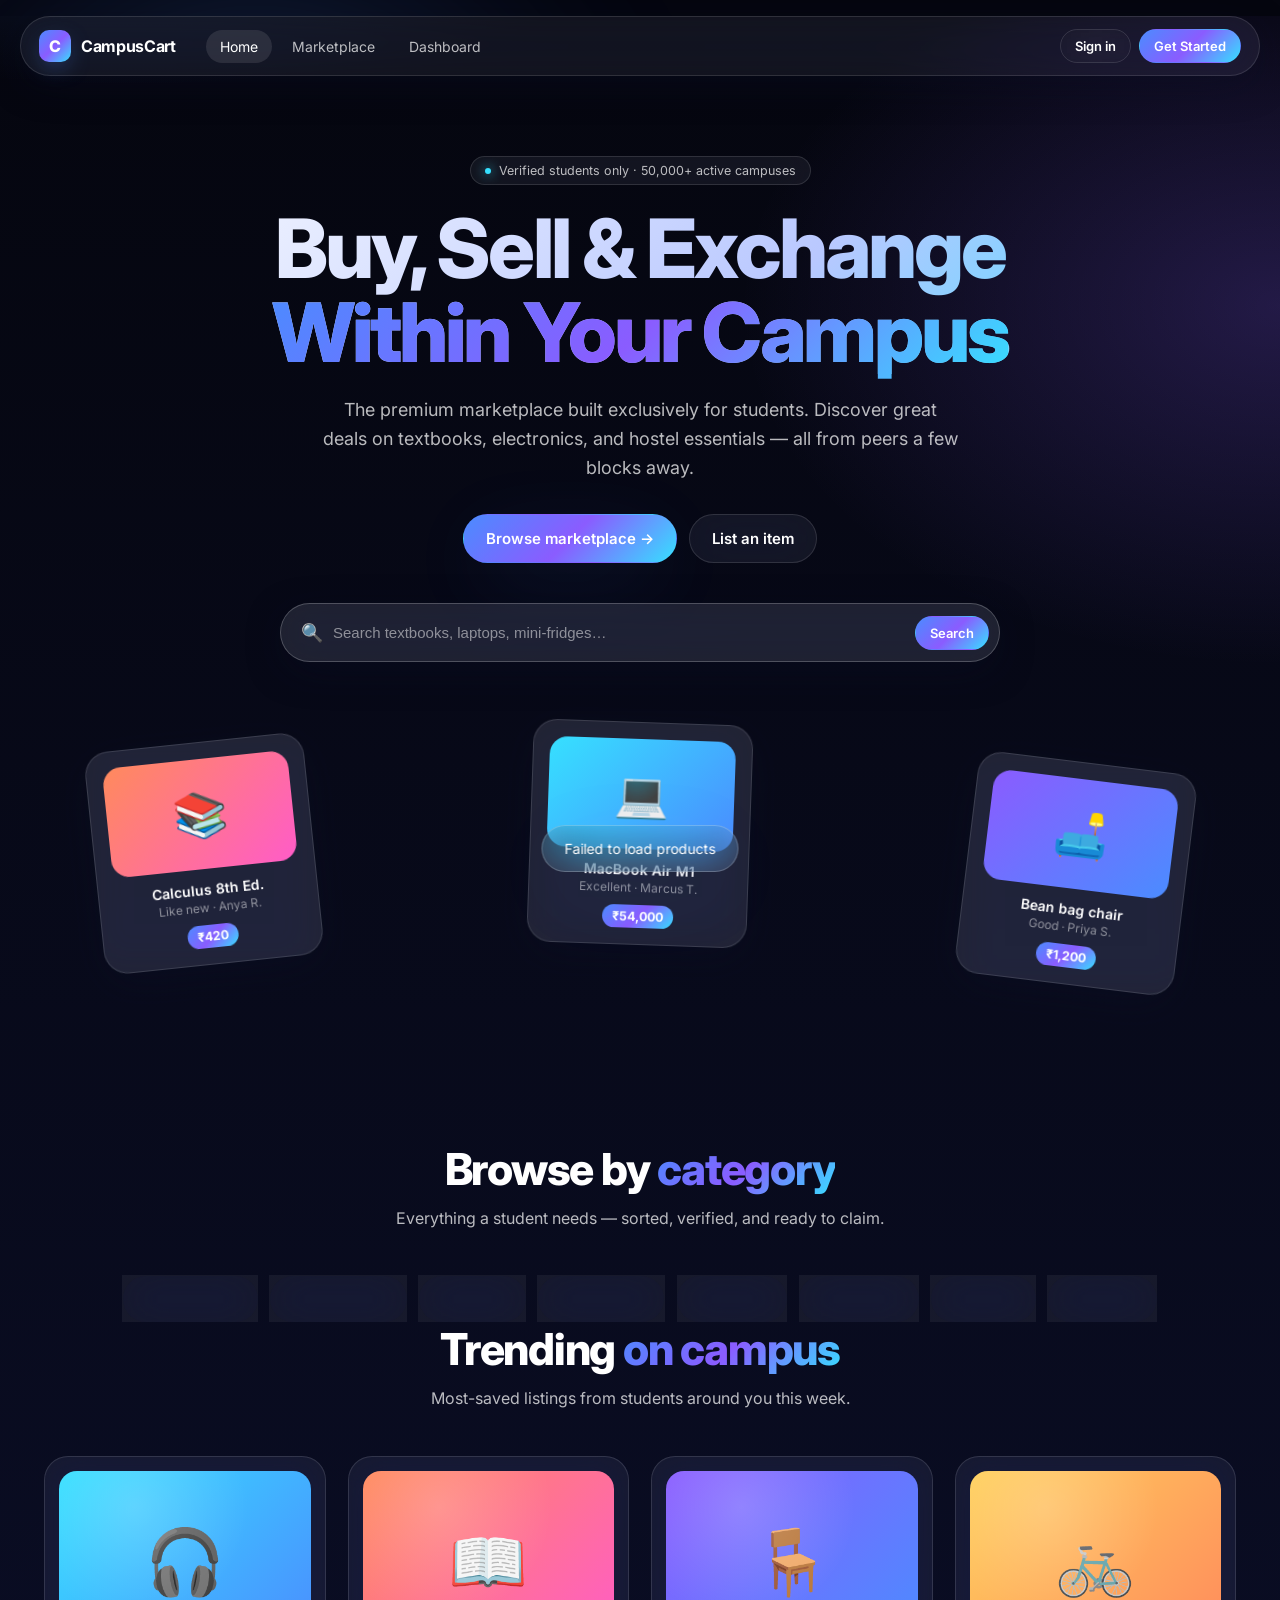
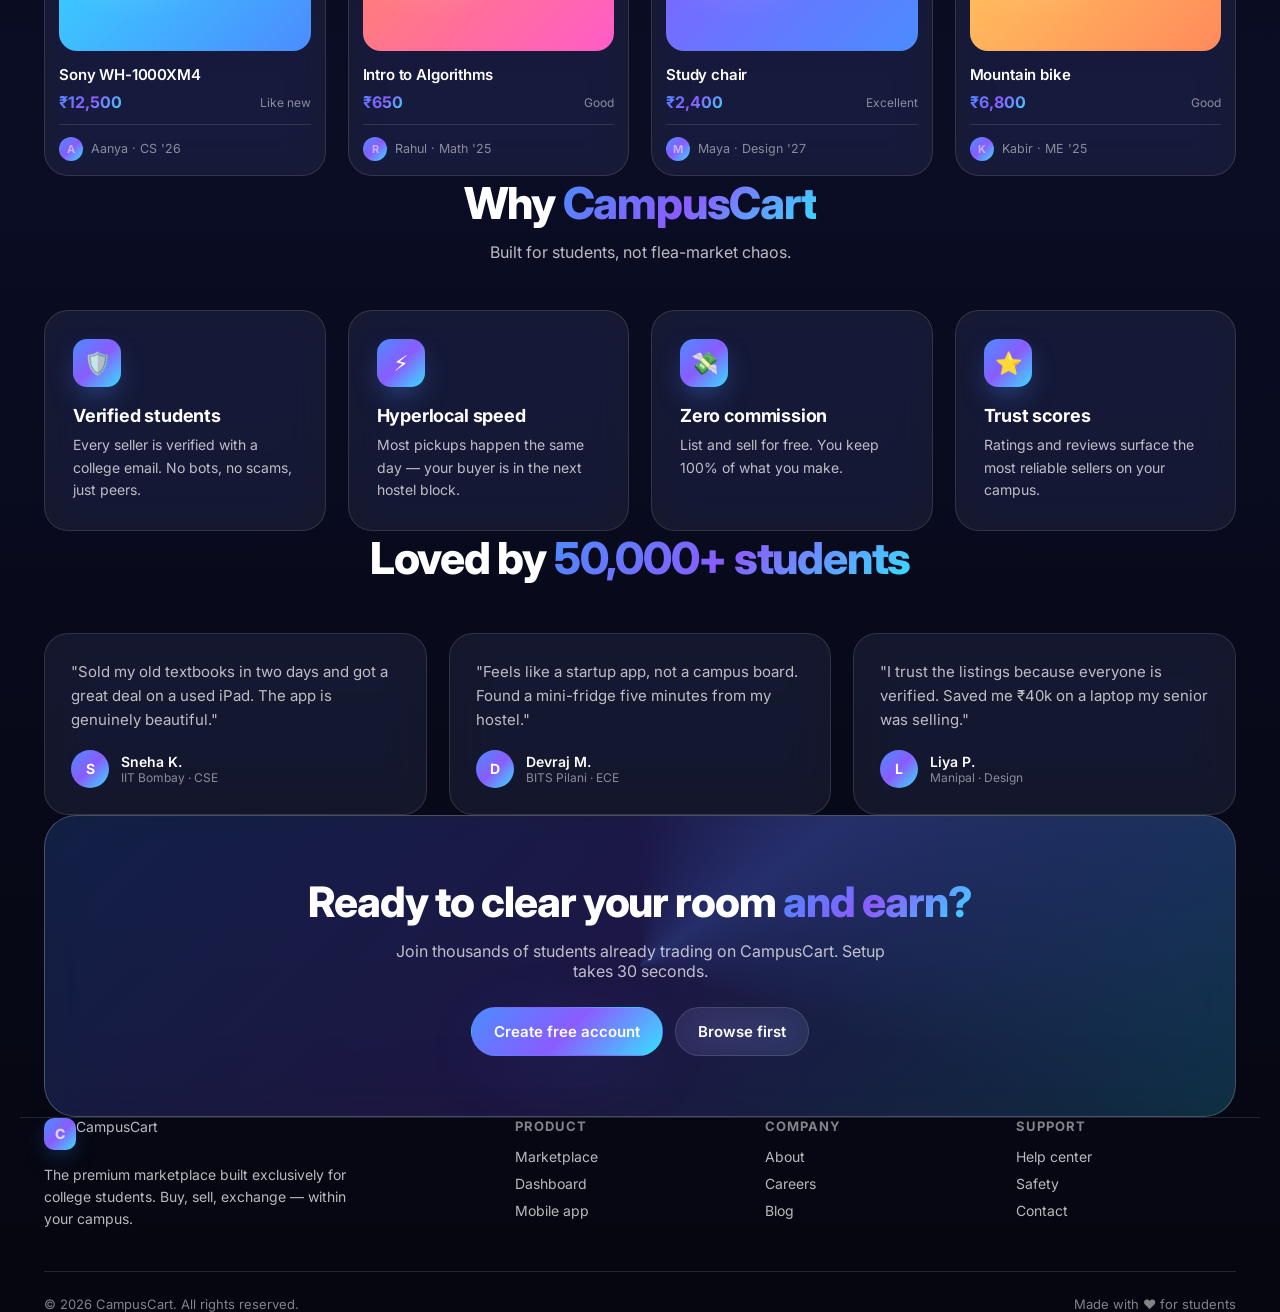
<file: frontend/index.html>
<!doctype html>
<html lang="en">
<head>
<meta charset="utf-8" />
<meta name="viewport" content="width=device-width,initial-scale=1" />
<title>CampusCart — Buy, Sell & Exchange Within Your Campus</title>
<meta name="description" content="The premium student marketplace for books, electronics, hostel essentials and more — exclusive to your campus." />
<link rel="preconnect" href="https://fonts.googleapis.com" />
<link rel="preconnect" href="https://fonts.gstatic.com" crossorigin />
<link href="https://fonts.googleapis.com/css2?family=Inter:wght@400;500;600;700;800&display=swap" rel="stylesheet" />
<link rel="stylesheet" href="styles.css" />
</head>
<body>
<div class="aurora"></div>
<nav class="nav">
  <a href="index.html" class="brand"><span class="brand-mark"></span> CampusCart</a>
  <div class="nav-links">
    <a href="index.html">Home</a>
    <a href="marketplace.html">Marketplace</a>
    <a href="dashboard.html">Dashboard</a>
  </div>
<div class="nav-actions" id="navActions">
    <a class="btn btn-sm btn-ghost" href="login.html">Sign in</a>
    <a class="btn btn-sm btn-primary" href="signup.html">Get Started</a>
</div>
</nav>
<header class="hero container">
  <span class="eyebrow"><span class="dot"></span> Verified students only · 50,000+ active campuses</span>
  <h1>Buy, Sell & Exchange<br/><span class="accent">Within Your Campus</span></h1>
  <p class="lede">The premium marketplace built exclusively for students. Discover great deals on textbooks, electronics, and hostel essentials — all from peers a few blocks away.</p>
  <div class="hero-actions">
    <a class="btn btn-primary btn-lg" href="marketplace.html">Browse marketplace →</a>
   <a class="btn btn-lg" id="listItemBtn" href="#">List an item</a>
  </div>
  <form class="glass-search" onsubmit="event.preventDefault(); location.href='marketplace.html'">
    <span style="font-size:18px">🔍</span>
    <input placeholder="Search textbooks, laptops, mini-fridges…" />
   
    <button class="btn btn-primary btn-sm" type="submit">Search</button>
  </form>
  <div class="float-stage" aria-hidden="true">
    <div class="float-card fc-1"><div class="thumb t-book">📚</div><h4>Calculus 8th Ed.</h4><div class="meta">Like new · Anya R.</div><span class="price">₹420</span></div>
    <div class="float-card fc-2"><div class="thumb t-tech">💻</div><h4>MacBook Air M1</h4><div class="meta">Excellent · Marcus T.</div><span class="price">₹54,000</span></div>
    <div class="float-card fc-3"><div class="thumb t-room">🛋️</div><h4>Bean bag chair</h4><div class="meta">Good · Priya S.</div><span class="price">₹1,200</span></div>
  </div>
</header>
<section class="container">
  <div class="section-head reveal">
    <h2>Browse by <span class="gradient-text">category</span></h2>
    <p>Everything a student needs — sorted, verified, and ready to claim.</p>
  </div>
  <div class="chips reveal">
    <a class="chip" href="marketplace.html"><span class="ico">📚</span> Textbooks</a>
    <a class="chip" href="marketplace.html"><span class="ico">💻</span> Electronics</a>
    <a class="chip" href="marketplace.html"><span class="ico">🛏️</span> Hostel</a>
    <a class="chip" href="marketplace.html"><span class="ico">✏️</span> Stationery</a>
    <a class="chip" href="marketplace.html"><span class="ico">🚲</span> Cycles</a>
    <a class="chip" href="marketplace.html"><span class="ico">👕</span> Clothing</a>
    <a class="chip" href="marketplace.html"><span class="ico">🎧</span> Music</a>
    <a class="chip" href="marketplace.html"><span class="ico">🏸</span> Sports</a>
  </div>
</section>
<section class="container">
  <div class="section-head reveal">
    <h2>Trending <span class="gradient-text">on campus</span></h2>
    <p>Most-saved listings from students around you this week.</p>
  </div>
  <div class="grid reveal" id="product-grid">
    <a class="product" href="product.html"><span class="badge">Trending</span><button class="save">♡</button><div class="thumb t-tech">🎧</div><h3>Sony WH-1000XM4</h3><div class="row"><span class="price">₹12,500</span><span style="font-size:12px;color:var(--ink-mute)">Like new</span></div><div class="seller"><span class="avatar">A</span> Aanya · CS '26</div></a>
    <a class="product" href="product.html"><span class="badge">New</span><button class="save">♡</button><div class="thumb t-book">📖</div><h3>Intro to Algorithms</h3><div class="row"><span class="price">₹650</span><span style="font-size:12px;color:var(--ink-mute)">Good</span></div><div class="seller"><span class="avatar">R</span> Rahul · Math '25</div></a>
    <a class="product" href="product.html"><span class="badge">Hot</span><button class="save">♡</button><div class="thumb t-room">🪑</div><h3>Study chair</h3><div class="row"><span class="price">₹2,400</span><span style="font-size:12px;color:var(--ink-mute)">Excellent</span></div><div class="seller"><span class="avatar">M</span> Maya · Design '27</div></a>
    <a class="product" href="product.html"><span class="badge">Deal</span><button class="save">♡</button><div class="thumb t-cycle">🚲</div><h3>Mountain bike</h3><div class="row"><span class="price">₹6,800</span><span style="font-size:12px;color:var(--ink-mute)">Good</span></div><div class="seller"><span class="avatar">K</span> Kabir · ME '25</div></a>
  </div>
</section>
<section class="container">
  <div class="section-head reveal">
    <h2>Why <span class="gradient-text">CampusCart</span></h2>
    <p>Built for students, not flea-market chaos.</p>
  </div>
  <div class="features">
    <div class="feature reveal"><div class="ico-box">🛡️</div><h3>Verified students</h3><p>Every seller is verified with a college email. No bots, no scams, just peers.</p></div>
    <div class="feature reveal"><div class="ico-box">⚡</div><h3>Hyperlocal speed</h3><p>Most pickups happen the same day — your buyer is in the next hostel block.</p></div>
    <div class="feature reveal"><div class="ico-box">💸</div><h3>Zero commission</h3><p>List and sell for free. You keep 100% of what you make.</p></div>
    <div class="feature reveal"><div class="ico-box">⭐</div><h3>Trust scores</h3><p>Ratings and reviews surface the most reliable sellers on your campus.</p></div>
  </div>
</section>
<section class="container">
  <div class="section-head reveal">
    <h2>Loved by <span class="gradient-text">50,000+ students</span></h2>
  </div>
  <div class="testimonials">
    <div class="testimonial reveal"><p>"Sold my old textbooks in two days and got a great deal on a used iPad. The app is genuinely beautiful."</p><div class="who"><span class="avatar">S</span><div><div class="name">Sneha K.</div><div class="sub">IIT Bombay · CSE</div></div></div></div>
    <div class="testimonial reveal"><p>"Feels like a startup app, not a campus board. Found a mini-fridge five minutes from my hostel."</p><div class="who"><span class="avatar">D</span><div><div class="name">Devraj M.</div><div class="sub">BITS Pilani · ECE</div></div></div></div>
    <div class="testimonial reveal"><p>"I trust the listings because everyone is verified. Saved me ₹40k on a laptop my senior was selling."</p><div class="who"><span class="avatar">L</span><div><div class="name">Liya P.</div><div class="sub">Manipal · Design</div></div></div></div>
  </div>
</section>
<section class="container">
  <div class="cta-card reveal">
    <h2 style="font-size:clamp(28px,4vw,42px);letter-spacing:-0.025em;font-weight:800;">Ready to clear your room <span class="gradient-text">and earn?</span></h2>
    <p style="color:var(--ink-dim);margin:14px auto 26px;max-width:520px;">Join thousands of students already trading on CampusCart. Setup takes 30 seconds.</p>
    <div style="display:flex;gap:12px;justify-content:center;flex-wrap:wrap">
      <a class="btn btn-primary btn-lg" href="signup.html">Create free account</a>
      <a class="btn btn-lg" href="marketplace.html">Browse first</a>
    </div>
  </div>
</section>
<footer class="container">
  <div class="footer-grid">
    <div>
      <a href="index.html" class="brand" style="display:inline-flex;margin-bottom:14px"><span class="brand-mark"></span> CampusCart</a>
      <p style="color:var(--ink-dim);font-size:14px;max-width:320px;line-height:1.6">The premium marketplace built exclusively for college students. Buy, sell, exchange — within your campus.</p>
    </div>
    <div><h5>Product</h5><a href="marketplace.html">Marketplace</a><a href="dashboard.html">Dashboard</a><a href="#">Mobile app</a></div>
    <div><h5>Company</h5><a href="#">About</a><a href="#">Careers</a><a href="#">Blog</a></div>
    <div><h5>Support</h5><a href="#">Help center</a><a href="#">Safety</a><a href="#">Contact</a></div>
  </div>
  <div class="foot-bottom">
    <span>© 2026 CampusCart. All rights reserved.</span>
    <span>Made with ♥ for students</span>
  </div>
</footer>
<script src="script.js"></script>
</body>
</html>
</file>
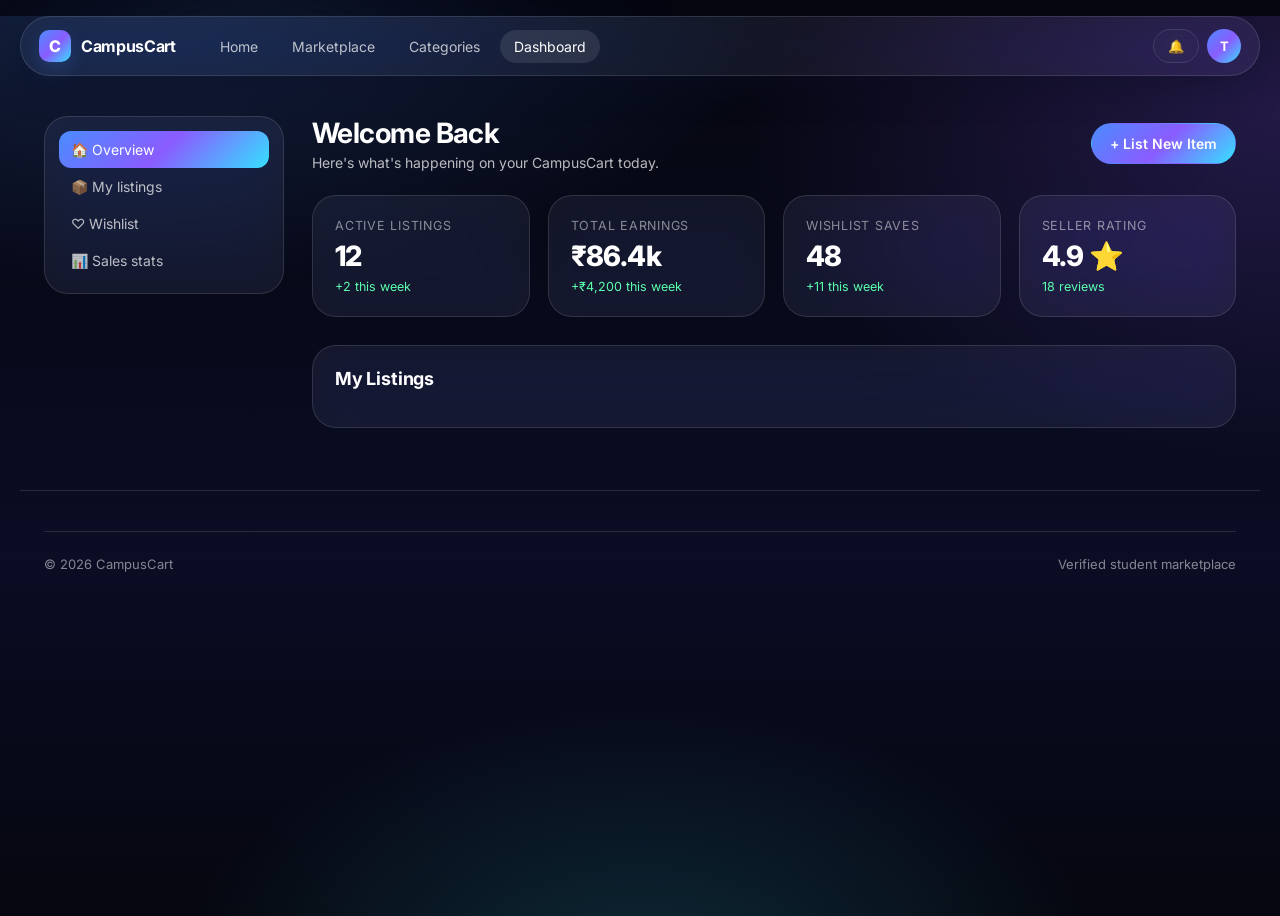
<file: frontend/dashboard.html>
<!doctype html>
<html lang="en">
<head>
<meta charset="utf-8" />
<meta name="viewport" content="width=device-width,initial-scale=1" />
<title>Dashboard — CampusCart</title>
<link rel="preconnect" href="https://fonts.googleapis.com" />
<link rel="preconnect" href="https://fonts.gstatic.com" crossorigin />
<link href="https://fonts.googleapis.com/css2?family=Inter:wght@400;500;600;700;800&display=swap" rel="stylesheet" />
<link rel="stylesheet" href="styles.css" />
</head>
<body>
<div class="aurora"></div>
<nav class="nav">
  <a href="index.html" class="brand"><span class="brand-mark"></span> CampusCart</a>
  <div class="nav-links">
    <a href="index.html">Home</a>
    <a href="marketplace.html">Marketplace</a>
    <a href="product.html">Categories</a>
    <a href="dashboard.html">Dashboard</a>
  </div>
  <div class="nav-actions">
    <span class="btn btn-sm btn-ghost">🔔</span>
    <span class="avatar" style="width:34px;height:34px;font-size:13px">T</span>
  </div>
</nav>
<div class="container">
  <div class="dash-wrap">
    <aside class="dash-nav">
      <a class="active" href="#">🏠 Overview</a>
      <a href="#">📦 My listings</a>
      <a href="#">♡ Wishlist</a>
      <a href="#">📊 Sales stats</a>
    </aside>
    <main>
     <div class="dash-head">
  <div>
    <h1 id="welcomeUser">Welcome Back</h1>
    <p style="color:var(--ink-dim);margin-top:4px;font-size:14px">
      Here's what's happening on your CampusCart today.
    </p>
  </div>

  <button class="btn btn-primary" id="showProductForm">
    + List New Item
  </button>
</div>
      <div class="stats">
        <div class="stat"><div class="label">Active listings</div><div class="value">12</div><div class="trend">+2 this week</div></div>
        <div class="stat"><div class="label">Total earnings</div><div class="value">₹86.4k</div><div class="trend">+₹4,200 this week</div></div>
        <div class="stat"><div class="label">Wishlist saves</div><div class="value">48</div><div class="trend">+11 this week</div></div>
        <div class="stat"><div class="label">Seller rating</div><div class="value">4.9 ⭐</div><div class="trend">18 reviews</div></div>
      </div>
      <div class="panel" id="productFormPanel" style="display:none">

    <h3>Add New Product</h3>

    <form id="productForm">

        <div class="field">
            <label>Title</label>
            <input type="text" id="title" required>
        </div>

        <div class="field">
            <label>Description</label>
            <input type="text" id="description" required>
        </div>

        <div class="field">
            <label>Price</label>
            <input type="number" id="price" required>
        </div>

        <div class="field">
            <label>Category</label>
          <select id="category">

    <option value="">Select Category</option>

    <option value="Books">
        Books
    </option>

    <option value="Electronics">
        Electronics
    </option>

    <option value="Hostel">
        Hostel
    </option>

    <option value="Stationery">
        Stationery
    </option>

    <option value="Cycle">
        Cycle
    </option>

    <option value="Clothing">
        Clothing
    </option>

    <option value="Music">
        Music
    </option>

    <option value="Sports">
        Sports
    </option>

    <option value="Others">
        Others
    </option>

</select>
        </div>

        <div class="field">
            <label>Condition</label>
            <select id="condition">

    <option value="">
        Select Condition
    </option>

    <option value="Like New">
        Like New
    </option>

    <option value="Excellent">
        Excellent
    </option>

    <option value="Good">
        Good
    </option>

    <option value="Fair">
        Fair
    </option>

</select>
        </div>

        <button class="btn btn-primary" type="submit">
            Add Product
        </button>

    </form>

</div>
      
      <div class="panel">
    <h3>My Listings</h3>

    <div class="grid" id="my-products"></div>
</div>
    </main>
  </div>
</div>
<footer class="container">
  <div class="foot-bottom"><span>© 2026 CampusCart</span><span>Verified student marketplace</span></div>
</footer>
<script src="script.js">
  
</script>
</body>
</html>
</file>
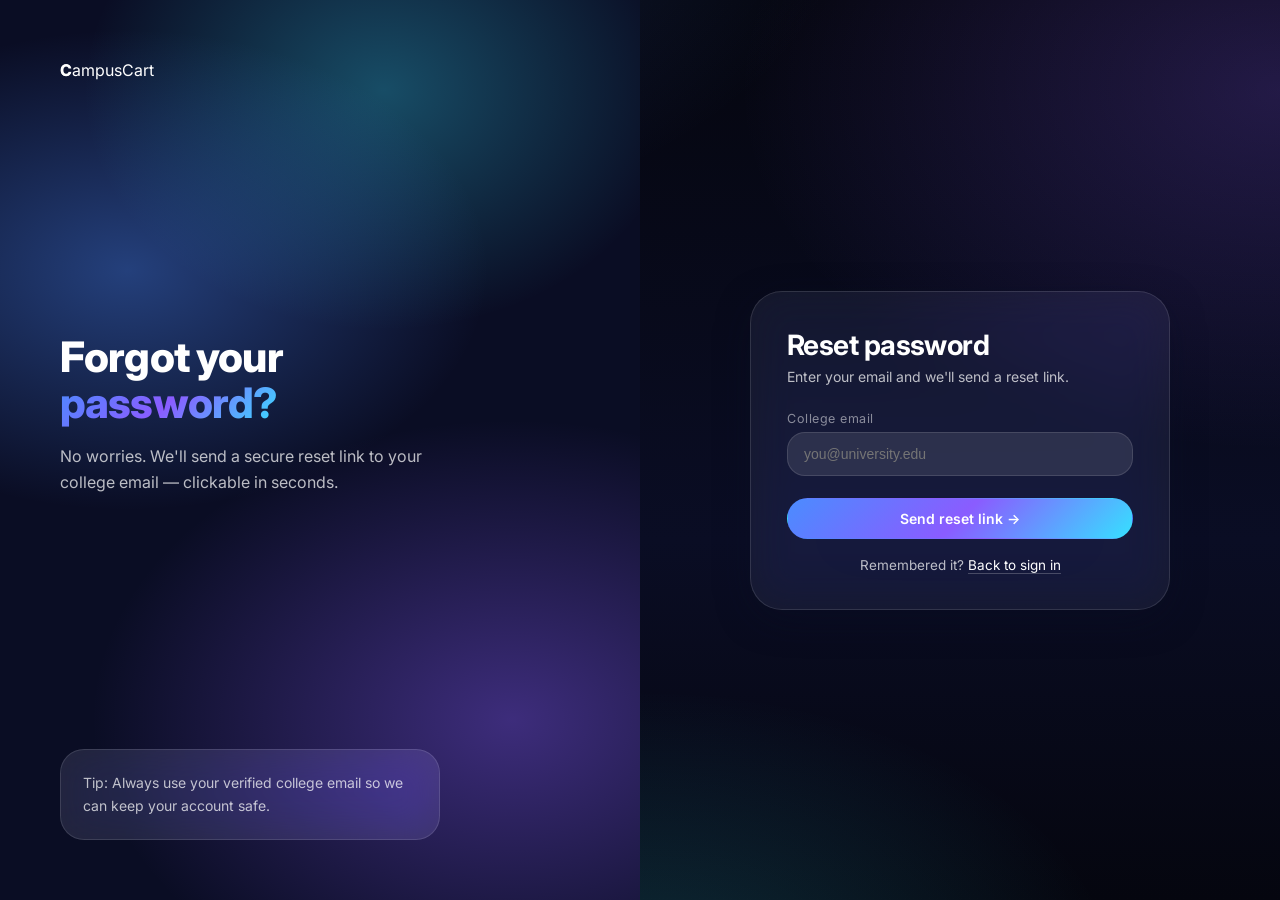
<file: frontend/forgot.html>
<!doctype html>
<html lang="en">
<head>
<meta charset="utf-8" />
<meta name="viewport" content="width=device-width,initial-scale=1" />
<title>Reset password — CampusCart</title>
<link rel="preconnect" href="https://fonts.googleapis.com" />
<link rel="preconnect" href="https://fonts.gstatic.com" crossorigin />
<link href="https://fonts.googleapis.com/css2?family=Inter:wght@400;500;600;700;800&display=swap" rel="stylesheet" />
<link rel="stylesheet" href="styles.css" />
</head>
<body>
<div class="auth-shell">
  <div class="auth-art">
    <a href="index.html" class="brand"><span class="brand-mark"></span> CampusCart</a>
    <div>
      <h2>Forgot your <span class="gradient-text">password?</span></h2>
      <p style="color:var(--ink-dim);margin-top:18px;max-width:380px;line-height:1.6">No worries. We'll send a secure reset link to your college email — clickable in seconds.</p>
    </div>
    <div class="quote">
      <p>Tip: Always use your verified college email so we can keep your account safe.</p>
    </div>
  </div>
  <div class="auth-form-wrap">
    <form class="auth-form">
      <h1>Reset password</h1>
      <p class="sub">Enter your email and we'll send a reset link.</p>
      <div class="field"><label>College email</label><input type="email" placeholder="you@university.edu" required /></div>
      <button class="btn btn-primary" type="submit">Send reset link →</button>
      <div class="alt">Remembered it? <a href="login.html">Back to sign in</a></div>
    </form>
  </div>
</div>
<script src="script.js"></script>
</body>
</html>
</file>
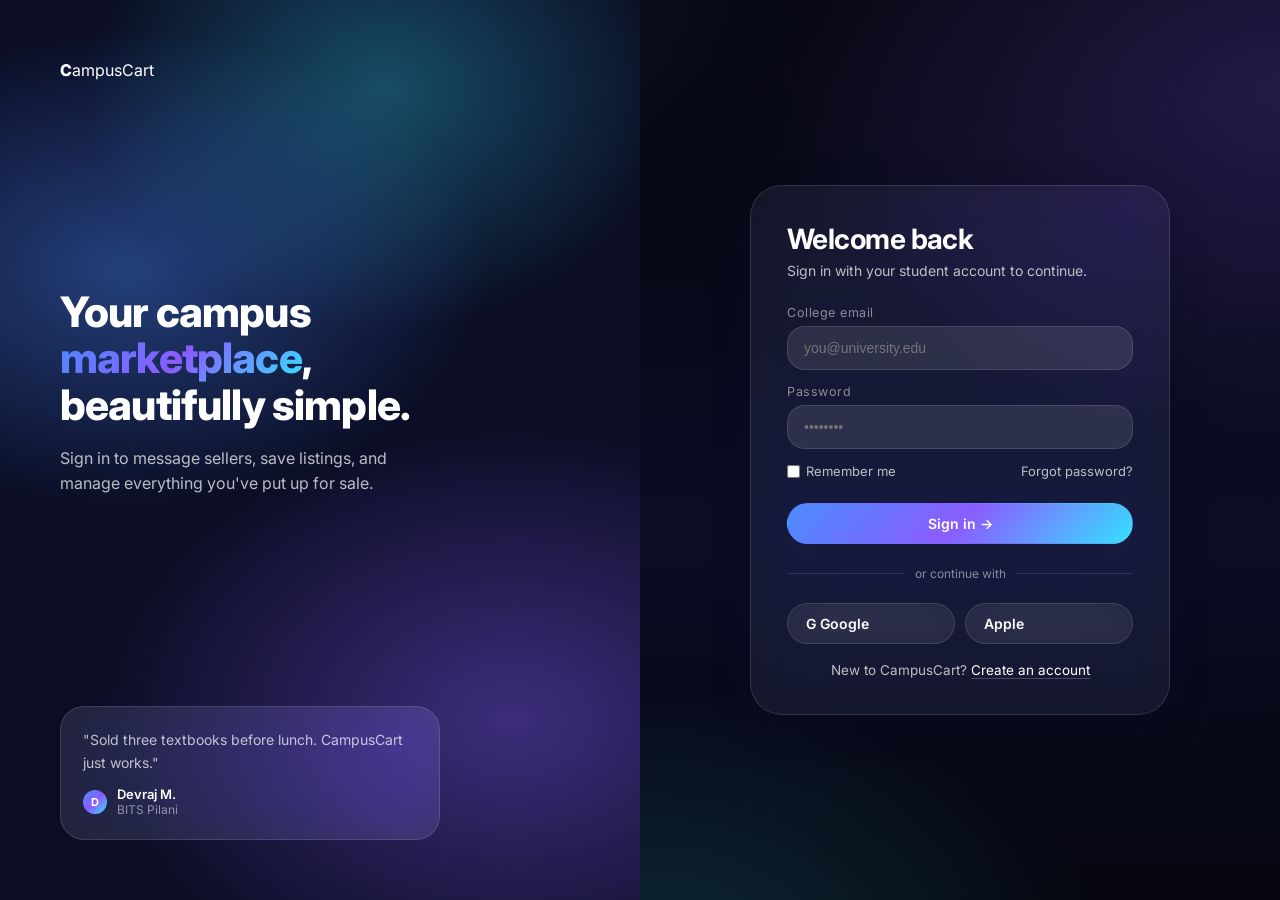
<file: frontend/login.html>
<!doctype html>
<html lang="en">
<head>
<meta charset="utf-8" />
<meta name="viewport" content="width=device-width,initial-scale=1" />
<title>Sign in — CampusCart</title>
<link rel="preconnect" href="https://fonts.googleapis.com" />
<link rel="preconnect" href="https://fonts.gstatic.com" crossorigin />
<link href="https://fonts.googleapis.com/css2?family=Inter:wght@400;500;600;700;800&display=swap" rel="stylesheet" />
<link rel="stylesheet" href="styles.css" />
</head>
<body>
<div class="auth-shell">
  <div class="auth-art">
    <a href="index.html" class="brand"><span class="brand-mark"></span> CampusCart</a>
    <div>
      <h2>Your campus <span class="gradient-text">marketplace</span>, beautifully simple.</h2>
      <p style="color:var(--ink-dim);margin-top:18px;max-width:380px;line-height:1.6">Sign in to message sellers, save listings, and manage everything you've put up for sale.</p>
    </div>
    <div class="quote">
      <p>"Sold three textbooks before lunch. CampusCart just works." </p>
      <div style="display:flex;align-items:center;gap:10px;margin-top:12px"><span class="avatar">D</span><div><div style="font-weight:600;font-size:13px">Devraj M.</div><div style="font-size:12px;color:var(--ink-mute)">BITS Pilani</div></div></div>
    </div>
  </div>
  <div class="auth-form-wrap">
    <form class="auth-form">
      <h1>Welcome back</h1>
      <p class="sub">Sign in with your student account to continue.</p>
      <div class="field"><label>College email</label><input type="email" placeholder="you@university.edu" required /></div>
      <div class="field"><label>Password</label><input type="password" placeholder="••••••••" required /></div>
      <div class="row-between">
        <label style="display:flex;gap:6px;align-items:center"><input type="checkbox"> Remember me</label>
        <a href="forgot.html">Forgot password?</a>
      </div>
      <button class="btn btn-primary" type="submit">Sign in →</button>
      <div class="divider">or continue with</div>
      <div class="social-row">
        <button class="btn" type="button">G  Google</button>
        <button class="btn" type="button">  Apple</button>
      </div>
      <div class="alt">New to CampusCart? <a href="signup.html">Create an account</a></div>
    </form>
  </div>
</div>
<script src="script.js"></script>
</body>
</html>
</file>
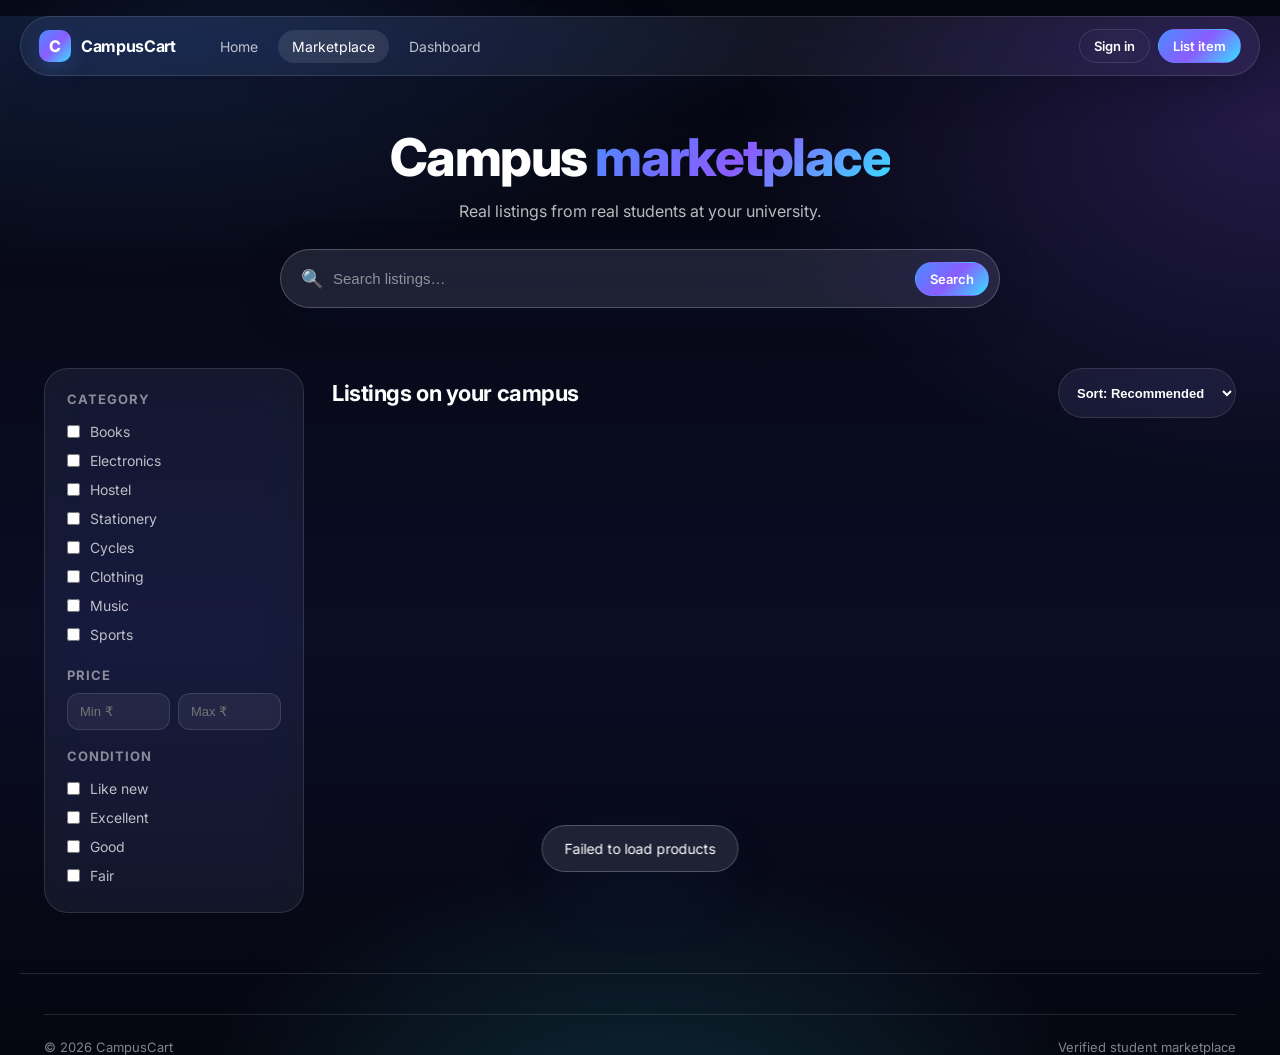
<file: frontend/marketplace.html>
<!doctype html>
<html lang="en">
<head>
<meta charset="utf-8" />
<meta name="viewport" content="width=device-width,initial-scale=1" />
<title>Marketplace — CampusCart</title>
<link rel="preconnect" href="https://fonts.googleapis.com" />
<link rel="preconnect" href="https://fonts.gstatic.com" crossorigin />
<link href="https://fonts.googleapis.com/css2?family=Inter:wght@400;500;600;700;800&display=swap" rel="stylesheet" />
<link rel="stylesheet" href="styles.css" />
</head>
<body>
<div class="aurora"></div>
<nav class="nav">
  <a href="index.html" class="brand"><span class="brand-mark"></span> CampusCart</a>
  <div class="nav-links">
    <a href="index.html">Home</a>
    <a href="marketplace.html">Marketplace</a>
    <a href="dashboard.html">Dashboard</a>
  </div>
  <div class="nav-actions" id="navActions">
    <a class="btn btn-sm btn-ghost" href="login.html">Sign in</a>
    <a class="btn btn-sm btn-primary" href="signup.html">List item</a>
  </div>
</nav>
<div class="container">
  <header style="padding:50px 0 20px;text-align:center">
    <h1 style="font-size:clamp(32px,5vw,52px);letter-spacing:-0.03em;font-weight:800">Campus <span class="gradient-text">marketplace</span></h1>
    <p style="color:var(--ink-dim);margin-top:12px">Real listings from real students at your university.</p>
    <form class="glass-search" onsubmit="event.preventDefault()" style="margin-top:28px">
      <span style="font-size:18px">🔍</span>
      <input id="market-search" placeholder="Search listings…" />
      <button class="btn btn-primary btn-sm" type="submit">Search</button>
    </form>
  </header>
  <div class="market-wrap">
    <aside class="sidebar">
      <h4>Category</h4>
      <div class="filter-list">
        <label><input type="checkbox" value="Books"> Books</label>
<label><input type="checkbox" value="Electronics"> Electronics</label>
<label><input type="checkbox" value="Hostel"> Hostel</label>
<label><input type="checkbox" value="Stationery"> Stationery</label>
<label><input type="checkbox" value="Cycle"> Cycles</label>
<label><input type="checkbox" value="Clothing"> Clothing</label>
<label><input type="checkbox" value="Music"> Music</label>
<label><input type="checkbox" value="Sports"> Sports</label>
      </div>
      <h4>Price</h4>
      <div class="price-range">
        <input placeholder="Min ₹" />
        <input placeholder="Max ₹" />
      </div>
      <h4>Condition</h4>
      <div class="filter-list">
        <label><input type="checkbox"> Like new</label>
        <label><input type="checkbox"> Excellent</label>
        <label><input type="checkbox"> Good</label>
        <label><input type="checkbox"> Fair</label>
      </div>
      
    </aside>
    <main>
      <div class="toolbar">
        <h2>Listings on your campus</h2>
        <div class="controls">
          <select id="sort" class="btn btn-sm" style="padding-right:14px">
            <option value="">Sort: Recommended</option>
            <option value="low">Price: low to high</option>
            <option value="high">Price: high to low</option>
          </select>
        </div>
      </div>
      <div class="grid" id="product-grid"></div>
    </main>
  </div>
</div>
<footer class="container">
  <div class="foot-bottom"><span>© 2026 CampusCart</span><span>Verified student marketplace</span></div>
</footer>
<script src="script.js"></script>
</body>
</html>
</file>
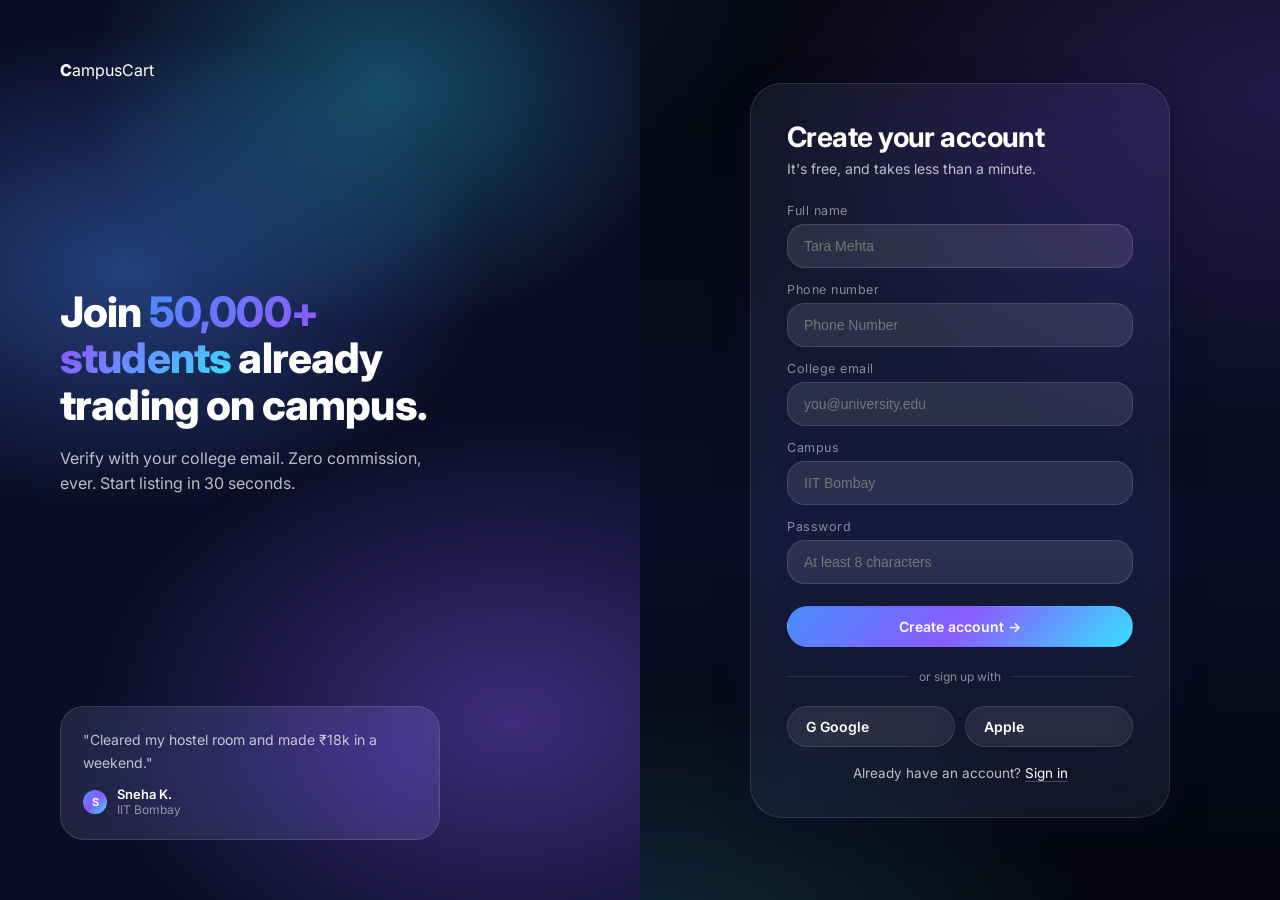
<file: frontend/signup.html>
<!doctype html>
<html lang="en">
<head>
<meta charset="utf-8" />
<meta name="viewport" content="width=device-width,initial-scale=1" />
<title>Sign up — CampusCart</title>
<link rel="preconnect" href="https://fonts.googleapis.com" />
<link rel="preconnect" href="https://fonts.gstatic.com" crossorigin />
<link href="https://fonts.googleapis.com/css2?family=Inter:wght@400;500;600;700;800&display=swap" rel="stylesheet" />
<link rel="stylesheet" href="styles.css" />
</head>
<body>
<div class="auth-shell">
  <div class="auth-art">
    <a href="index.html" class="brand"><span class="brand-mark"></span> CampusCart</a>
    <div>
      <h2>Join <span class="gradient-text">50,000+ students</span> already trading on campus.</h2>
      <p style="color:var(--ink-dim);margin-top:18px;max-width:380px;line-height:1.6">Verify with your college email. Zero commission, ever. Start listing in 30 seconds.</p>
    </div>
    <div class="quote">
      <p>"Cleared my hostel room and made ₹18k in a weekend." </p>
      <div style="display:flex;align-items:center;gap:10px;margin-top:12px"><span class="avatar">S</span><div><div style="font-weight:600;font-size:13px">Sneha K.</div><div style="font-size:12px;color:var(--ink-mute)">IIT Bombay</div></div></div>
    </div>
  </div>
  <div class="auth-form-wrap">
    <form class="auth-form">
      <h1>Create your account</h1>
      <p class="sub">It's free, and takes less than a minute.</p>
      <div class="field"><label>Full name</label><input type="text" placeholder="Tara Mehta" required /></div>
      <div class="field"><label>Phone number</label><input type="text" placeholder="Phone Number" id="phoneNumber" required/></div>
      <div class="field"><label>College email</label><input type="email" placeholder="you@university.edu" required /></div>
      <div class="field"><label>Campus</label><input type="text" placeholder="IIT Bombay" required /></div>
      <div class="field"><label>Password</label><input type="password" placeholder="At least 8 characters" required /></div>
      <button class="btn btn-primary" type="submit">Create account →</button>
      <div class="divider">or sign up with</div>
      <div class="social-row">
        <button class="btn" type="button">G  Google</button>
        <button class="btn" type="button">  Apple</button>
      </div>
      <div class="alt">Already have an account? <a href="login.html">Sign in</a></div>
    </form>
  </div>
</div>
<script src="script.js"></script>
</body>
</html>
</file>
<file: frontend/styles.css>
/* CampusCart — premium glassmorphism design system */
:root {
  --bg-0: #05060f;
  --bg-1: #0a0d24;
  --bg-2: #111538;
  --ink: #ffffff;
  --ink-dim: rgba(255, 255, 255, 0.72);
  --ink-mute: rgba(255, 255, 255, 0.5);
  --line: rgba(255, 255, 255, 0.12);
  --line-strong: rgba(255, 255, 255, 0.22);
  --blue: #4b8cff;
  --purple: #8a5cff;
  --cyan: #36e0ff;
  --pink: #ff5cc8;
  --grad-primary: linear-gradient(135deg, #4b8cff 0%, #8a5cff 50%, #36e0ff 100%);
  --grad-accent: linear-gradient(135deg, #ff5cc8 0%, #8a5cff 60%, #36e0ff 100%);
  --grad-text: linear-gradient(135deg, #ffffff 0%, #b9c8ff 60%, #36e0ff 100%);
  --glass-bg: rgba(255, 255, 255, 0.06);
  --glass-bg-strong: rgba(255, 255, 255, 0.1);
  --glass-blur: saturate(160%) blur(22px);
  --shadow-soft: 0 10px 40px -10px rgba(10, 13, 36, 0.6);
  --shadow-glow: 0 20px 80px -20px rgba(75, 140, 255, 0.45);
  --r-sm: 12px;
  --r-md: 18px;
  --r-lg: 24px;
  --r-xl: 32px;
  --font-sans: "Inter", "SF Pro Display", -apple-system, BlinkMacSystemFont, "Segoe UI", system-ui, sans-serif;
}
* { box-sizing: border-box; margin: 0; padding: 0; }
html, body { background: var(--bg-0); color: var(--ink); font-family: var(--font-sans); -webkit-font-smoothing: antialiased; }
body {
  min-height: 100vh;
  overflow-x: hidden;
  background:
    radial-gradient(1200px 600px at 10% -10%, rgba(75, 140, 255, 0.25), transparent 60%),
    radial-gradient(900px 600px at 100% 10%, rgba(138, 92, 255, 0.22), transparent 60%),
    radial-gradient(800px 500px at 50% 110%, rgba(54, 224, 255, 0.18), transparent 60%),
    linear-gradient(180deg, var(--bg-0), var(--bg-1) 60%, var(--bg-0));
}
a { color: inherit; text-decoration: none; }
img { max-width: 100%; display: block; }
button { font: inherit; color: inherit; cursor: pointer; border: none; background: none; }
/* Animated aurora orbs */
.aurora {
  position: fixed; inset: 0; z-index: -1; pointer-events: none; overflow: hidden;
}
.aurora::before, .aurora::after {
  content: ""; position: absolute; width: 60vw; height: 60vw; border-radius: 50%;
  filter: blur(120px); opacity: 0.45; animation: float 18s ease-in-out infinite;
}
.aurora::before { background: radial-gradient(circle, #4b8cff, transparent 60%); top: -10vw; left: -10vw; }
.aurora::after  { background: radial-gradient(circle, #8a5cff, transparent 60%); bottom: -20vw; right: -15vw; animation-delay: -8s; }
@keyframes float {
  0%, 100% { transform: translate(0, 0) scale(1); }
  50% { transform: translate(40px, -30px) scale(1.08); }
}
/* Container */
.container { max-width: 1240px; margin: 0 auto; padding: 0 24px; }
/* Navbar */
.nav {
  position: sticky; top: 16px; z-index: 50; margin: 16px auto 0; max-width: 1240px;
  padding: 12px 18px;
  display: flex; align-items: center; gap: 18px;
  background: var(--glass-bg);
  border: 1px solid var(--line);
  border-radius: 100px;
  backdrop-filter: var(--glass-blur);
  box-shadow: var(--shadow-soft);
}
.nav .brand { display: flex; align-items: center; gap: 10px; font-weight: 700; letter-spacing: -0.02em; }
.brand-mark {
  width: 32px; height: 32px; border-radius: 10px;
  background: var(--grad-primary);
  box-shadow: 0 8px 24px -8px rgba(75, 140, 255, 0.7);
  position: relative;
}
.brand-mark::after { content: "C"; position: absolute; inset: 0; display: grid; place-items: center; font-weight: 800; }
.nav-links { display: flex; gap: 6px; margin-left: 12px; flex: 1; }
.nav-links a {
  padding: 8px 14px; border-radius: 100px; font-size: 14px; color: var(--ink-dim);
  transition: all .25s ease;
}
.nav-links a:hover, .nav-links a.active { color: var(--ink); background: var(--glass-bg-strong); }
.nav-actions { display: flex; gap: 8px; align-items: center; }
/* Buttons */
.btn {
  display: inline-flex; align-items: center; gap: 8px;
  padding: 11px 18px; border-radius: 100px; font-size: 14px; font-weight: 600;
  border: 1px solid var(--line); background: var(--glass-bg);
  color: var(--ink); transition: transform .2s ease, box-shadow .25s ease, background .25s;
  backdrop-filter: var(--glass-blur);
}
.btn:hover { transform: translateY(-1px); background: var(--glass-bg-strong); }
.btn-primary {
  background: var(--grad-primary); border-color: transparent;
  box-shadow: var(--shadow-glow);
}
.btn-primary:hover { box-shadow: 0 24px 90px -20px rgba(138, 92, 255, 0.6); }
.btn-ghost { background: transparent; }
.btn-lg { padding: 14px 22px; font-size: 15px; }
.btn-sm { padding: 8px 14px; font-size: 13px; }
/* Hero */
.hero { padding: 80px 0 60px; text-align: center; position: relative; }
.eyebrow {
  display: inline-flex; align-items: center; gap: 8px;
  padding: 6px 14px; border-radius: 100px;
  background: var(--glass-bg); border: 1px solid var(--line);
  font-size: 12.5px; color: var(--ink-dim); margin-bottom: 22px;
  backdrop-filter: var(--glass-blur);
}
.eyebrow .dot { width: 6px; height: 6px; border-radius: 50%; background: var(--cyan); box-shadow: 0 0 12px var(--cyan); }
.hero h1 {
  font-size: clamp(40px, 6.4vw, 84px); line-height: 1.02; letter-spacing: -0.035em;
  font-weight: 800;
  background: var(--grad-text);
  -webkit-background-clip: text; background-clip: text; color: transparent;
}
.hero h1 .accent {
  background: var(--grad-primary);
  -webkit-background-clip: text; background-clip: text; color: transparent;
}
.hero p.lede {
  margin: 22px auto 0; max-width: 640px; color: var(--ink-dim);
  font-size: clamp(15px, 1.6vw, 18px); line-height: 1.6;
}
.hero-actions { margin-top: 32px; display: flex; gap: 12px; justify-content: center; flex-wrap: wrap; }
/* Glass search */
.glass-search {
  margin: 40px auto 0; max-width: 720px;
  display: flex; align-items: center; gap: 10px; padding: 10px 10px 10px 20px;
  background: var(--glass-bg-strong); border: 1px solid var(--line-strong);
  border-radius: 100px; backdrop-filter: var(--glass-blur);
  box-shadow: var(--shadow-soft);
}
.glass-search input {
  flex: 1; background: transparent; border: none; outline: none;
  color: var(--ink); font-size: 15px; padding: 10px 0;
}
.glass-search input::placeholder { color: var(--ink-mute); }
.glass-search select {
  background: transparent; color: var(--ink-dim); border: none; outline: none;
  padding: 0 12px; border-left: 1px solid var(--line); font-size: 14px;
}
.glass-search select option { background: var(--bg-1); }
/* Floating product cards in hero */
.float-stage {
  position: relative; height: 360px; margin-top: 60px;
  perspective: 1200px;
}
.float-card {
  position: absolute; width: 220px; padding: 16px;
  background: var(--glass-bg-strong); border: 1px solid var(--line);
  border-radius: var(--r-lg); backdrop-filter: var(--glass-blur);
  box-shadow: var(--shadow-soft);
  animation: bob 6s ease-in-out infinite;
}
.float-card .thumb {
  width: 100%; height: 110px; border-radius: var(--r-md); margin-bottom: 12px;
  display: grid; place-items: center; font-size: 44px;
}
.float-card h4 { font-size: 14px; font-weight: 600; }
.float-card .meta { font-size: 12px; color: var(--ink-mute); margin-top: 2px; }
.float-card .price {
  display: inline-block; margin-top: 10px; padding: 4px 10px; border-radius: 100px;
  font-size: 12.5px; font-weight: 700; background: var(--grad-primary);
}
.fc-1 { left: 6%; top: 20px; transform: rotate(-6deg); animation-delay: 0s; }
.fc-2 { left: 50%; top: 0; transform: translateX(-50%) rotate(2deg); animation-delay: -2s; }
.fc-3 { right: 6%; top: 40px; transform: rotate(7deg); animation-delay: -4s; }
@keyframes bob {
  0%, 100% { translate: 0 0; }
  50% { translate: 0 -14px; }
}
/* Sections */
section { padding: 90px 0; }
.section-head { text-align: center; margin-bottom: 48px; }
.section-head h2 {
  font-size: clamp(28px, 4vw, 44px); letter-spacing: -0.028em; font-weight: 800;
}
.section-head p { color: var(--ink-dim); margin-top: 12px; max-width: 560px; margin-inline: auto; }
.gradient-text {
  background: var(--grad-primary);
  -webkit-background-clip: text; background-clip: text; color: transparent;
}
/* Glass card */
.glass {
  background: var(--glass-bg); border: 1px solid var(--line);
  border-radius: var(--r-lg); backdrop-filter: var(--glass-blur);
  box-shadow: var(--shadow-soft);
}
/* Category chips */
.chips { display: flex; flex-wrap: wrap; gap: 12px; justify-content: center; }
.chip {
  padding: 12px 18px; border-radius: 100px;
  background: var(--glass-bg); border: 1px solid var(--line);
  backdrop-filter: var(--glass-blur);
  font-size: 14px; color: var(--ink-dim);
  display: inline-flex; align-items: center; gap: 8px;
  transition: all .25s ease;
}
.chip:hover { color: var(--ink); border-color: var(--line-strong); transform: translateY(-2px); }
.chip .ico { font-size: 16px; }
/* Product grid */
.grid {
  display: grid; gap: 22px;
  grid-template-columns: repeat(auto-fill, minmax(250px, 1fr));
}
.product {
  padding: 14px; border-radius: var(--r-lg);
  background: var(--glass-bg); border: 1px solid var(--line);
  backdrop-filter: var(--glass-blur);
  transition: transform .35s ease, box-shadow .35s ease, border-color .35s;
  position: relative; overflow: hidden;
}
.product:hover {
  transform: translateY(-6px);
  border-color: var(--line-strong);
  box-shadow: var(--shadow-glow);
}
.product .thumb {
  height: 180px; border-radius: var(--r-md); margin-bottom: 14px;
  display: grid; place-items: center; font-size: 64px;
  position: relative; overflow: hidden;
}
.product .thumb::after {
  content: ""; position: absolute; inset: 0;
  background: radial-gradient(circle at 30% 20%, rgba(255,255,255,0.18), transparent 50%);
  pointer-events: none;
}
.product .badge {
  position: absolute; top: 22px; left: 22px;
  font-size: 11px; font-weight: 700; padding: 4px 10px; border-radius: 100px;
  background: rgba(0,0,0,0.4); border: 1px solid var(--line); backdrop-filter: blur(8px);
  letter-spacing: 0.04em; text-transform: uppercase;
}
.product .save {
  position: absolute; top: 22px; right: 22px; width: 34px; height: 34px;
  display: grid; place-items: center; border-radius: 50%;
  background: rgba(0,0,0,0.35); border: 1px solid var(--line); backdrop-filter: blur(8px);
  font-size: 15px; transition: transform .2s ease;
}
.product .save:hover { transform: scale(1.1); }
.product .save.active { color: var(--pink); }
.product h3 { font-size: 15px; font-weight: 600; letter-spacing: -0.01em; }
.product .row {
  display: flex; align-items: center; justify-content: space-between; margin-top: 8px;
}
.product .price { font-weight: 700; font-size: 16px;
  background: var(--grad-primary);
  -webkit-background-clip: text; background-clip: text; color: transparent;
}
.product .seller {
  display: flex; align-items: center; gap: 8px; margin-top: 12px;
  padding-top: 12px; border-top: 1px solid var(--line);
  font-size: 12.5px; color: var(--ink-mute);
}

#my-products .product {
    min-height: 320px;
}

#my-products .product h3 {
    margin-top: 60px;
}
.avatar {
  width: 24px; height: 24px; border-radius: 50%;
  background: var(--grad-primary); display: grid; place-items: center;
  font-size: 11px; font-weight: 700;
}
/* Thumb color presets */
.t-book { background: linear-gradient(135deg, #ff8a5c, #ff5cc8); }
.t-tech { background: linear-gradient(135deg, #36e0ff, #4b8cff); }
.t-room { background: linear-gradient(135deg, #8a5cff, #4b8cff); }
.t-station { background: linear-gradient(135deg, #5cffae, #36e0ff); }
.t-cycle { background: linear-gradient(135deg, #ffd05c, #ff8a5c); }
.t-cloth { background: linear-gradient(135deg, #ff5cc8, #8a5cff); }
.t-music { background: linear-gradient(135deg, #4b8cff, #36e0ff); }
.t-sport { background: linear-gradient(135deg, #5cffae, #4b8cff); }
/* Features */
.features { display: grid; gap: 22px; grid-template-columns: repeat(auto-fit, minmax(260px, 1fr)); }
.feature {
  padding: 28px; border-radius: var(--r-lg);
  background: var(--glass-bg); border: 1px solid var(--line);
  backdrop-filter: var(--glass-blur);
  transition: all .3s ease;
}
.feature:hover { border-color: var(--line-strong); transform: translateY(-4px); }
.feature .ico-box {
  width: 48px; height: 48px; border-radius: 14px;
  display: grid; place-items: center; font-size: 22px;
  background: var(--grad-primary); margin-bottom: 18px;
  box-shadow: 0 12px 28px -8px rgba(75,140,255,0.5);
}
.feature h3 { font-size: 18px; letter-spacing: -0.01em; margin-bottom: 8px; }
.feature p { color: var(--ink-dim); font-size: 14px; line-height: 1.6; }
/* Testimonials */
.testimonials { display: grid; gap: 22px; grid-template-columns: repeat(auto-fit, minmax(280px, 1fr)); }
.testimonial {
  padding: 26px; border-radius: var(--r-lg);
  background: var(--glass-bg); border: 1px solid var(--line);
  backdrop-filter: var(--glass-blur);
}
.testimonial p { color: var(--ink-dim); font-size: 15px; line-height: 1.6; }
.testimonial .who { display: flex; align-items: center; gap: 12px; margin-top: 18px; }
.testimonial .who .avatar { width: 38px; height: 38px; font-size: 14px; }
.testimonial .who .name { font-weight: 600; font-size: 14px; }
.testimonial .who .sub { font-size: 12px; color: var(--ink-mute); }
/* CTA */
.cta-card {
  text-align: center; padding: 60px 30px; border-radius: var(--r-xl);
  background: linear-gradient(135deg, rgba(75,140,255,0.18), rgba(138,92,255,0.18), rgba(54,224,255,0.18));
  border: 1px solid var(--line-strong);
  backdrop-filter: var(--glass-blur);
  position: relative; overflow: hidden;
}
.cta-card::before {
  content: ""; position: absolute; inset: -50%;
  background: conic-gradient(from 0deg, transparent, rgba(75,140,255,0.2), transparent 30%);
  animation: spin 18s linear infinite; z-index: 0;
}
.cta-card > * { position: relative; z-index: 1; }
@keyframes spin { to { transform: rotate(360deg); } }
/* Footer */
footer {
  padding: 60px 0 40px; border-top: 1px solid var(--line); margin-top: 60px;
}
.footer-grid { display: grid; gap: 30px; grid-template-columns: 2fr 1fr 1fr 1fr; }
.footer-grid h5 { font-size: 13px; text-transform: uppercase; letter-spacing: .08em; color: var(--ink-mute); margin-bottom: 14px; }
.footer-grid a { display: block; color: var(--ink-dim); font-size: 14px; margin-bottom: 10px; }
.footer-grid a:hover { color: var(--ink); }
.foot-bottom {
  margin-top: 40px; padding-top: 24px; border-top: 1px solid var(--line);
  display: flex; justify-content: space-between; color: var(--ink-mute); font-size: 13px; flex-wrap: wrap; gap: 12px;
}
/* Marketplace layout */
.market-wrap { display: grid; grid-template-columns: 260px 1fr; gap: 28px; padding: 40px 0 60px; }
.sidebar {
  position: sticky; top: 110px; align-self: start;
  padding: 22px; border-radius: var(--r-lg);
  background: var(--glass-bg); border: 1px solid var(--line);
  backdrop-filter: var(--glass-blur);
}
.sidebar h4 { font-size: 13px; text-transform: uppercase; letter-spacing: .08em; color: var(--ink-mute); margin: 18px 0 10px; }
.sidebar h4:first-child { margin-top: 0; }
.filter-list label { display: flex; align-items: center; gap: 10px; padding: 6px 0; font-size: 14px; color: var(--ink-dim); cursor: pointer; }
.filter-list input { accent-color: var(--blue); }
.price-range { display: flex; gap: 8px; }
.price-range input {
  width: 100%; padding: 10px 12px; background: var(--glass-bg); border: 1px solid var(--line);
  border-radius: var(--r-sm); color: var(--ink); outline: none; font-size: 13px;
}
.toolbar {
  display: flex; align-items: center; justify-content: space-between; gap: 14px;
  margin-bottom: 22px; flex-wrap: wrap;
}
.toolbar h2 { font-size: 22px; letter-spacing: -0.02em; }
.toolbar .controls { display: flex; gap: 10px; align-items: center; }
/* Product detail */
.pdp { display: grid; grid-template-columns: 1.1fr 1fr; gap: 36px; padding: 40px 0; }
.gallery { display: flex; flex-direction: column; gap: 14px; }
.gallery .main {
  height: 480px; border-radius: var(--r-lg); display: grid; place-items: center;
  font-size: 140px; border: 1px solid var(--line); overflow: hidden;
}
.gallery .thumbs { display: grid; grid-template-columns: repeat(4, 1fr); gap: 10px; }
.gallery .thumbs .t {
  height: 86px; border-radius: var(--r-md); display: grid; place-items: center; font-size: 32px;
  border: 1px solid var(--line); cursor: pointer; transition: border-color .2s;
}
.gallery .thumbs .t:hover { border-color: var(--line-strong); }
.pdp-info h1 { font-size: 32px; letter-spacing: -0.02em; line-height: 1.15; }
.pdp-info .price-tag {
  display: inline-block; margin-top: 14px; padding: 8px 16px; border-radius: 100px;
  font-weight: 700; font-size: 18px; background: var(--grad-primary);
}
.pdp-info .desc { color: var(--ink-dim); line-height: 1.7; margin: 22px 0; font-size: 15px; }
.spec-grid { display: grid; grid-template-columns: 1fr 1fr; gap: 12px; margin: 18px 0 24px; }
.spec {
  padding: 12px 14px; border-radius: var(--r-md);
  background: var(--glass-bg); border: 1px solid var(--line);
}
.spec .k { color: var(--ink-mute); font-size: 12px; text-transform: uppercase; letter-spacing: .06em; }
.spec .v { font-weight: 600; margin-top: 4px; font-size: 14px; }
.seller-card {
  padding: 18px; border-radius: var(--r-lg);
  background: var(--glass-bg); border: 1px solid var(--line);
  backdrop-filter: var(--glass-blur);
  display: flex; align-items: center; gap: 14px; margin: 18px 0;
}
.seller-card .avatar { width: 48px; height: 48px; font-size: 18px; }
.seller-card .info { flex: 1; }
.seller-card .info .name { font-weight: 600; }
.seller-card .info .sub { color: var(--ink-mute); font-size: 13px; }
.pdp-actions { display: flex; gap: 10px; }
/* Dashboard */
.dash-wrap { display: grid; grid-template-columns: 240px 1fr; gap: 28px; padding: 40px 0; }
.dash-nav {
  position: sticky; top: 110px; align-self: start;
  padding: 14px; border-radius: var(--r-lg);
  background: var(--glass-bg); border: 1px solid var(--line);
  backdrop-filter: var(--glass-blur);
}
.dash-nav a {
  display: flex; align-items: center; gap: 10px;
  padding: 10px 12px; border-radius: var(--r-sm);
  font-size: 14px; color: var(--ink-dim); transition: all .2s ease;
}
.dash-nav a:hover { background: var(--glass-bg-strong); color: var(--ink); }
.dash-nav a.active { background: var(--grad-primary); color: #fff; }
.dash-head { display: flex; justify-content: space-between; align-items: center; margin-bottom: 24px; flex-wrap: wrap; gap: 14px; }
.dash-head h1 { font-size: 28px; letter-spacing: -0.02em; }
.stats { display: grid; grid-template-columns: repeat(auto-fit, minmax(200px, 1fr)); gap: 18px; margin-bottom: 28px; }
.stat {
  padding: 22px; border-radius: var(--r-lg);
  background: var(--glass-bg); border: 1px solid var(--line);
  backdrop-filter: var(--glass-blur);
}
.stat .label { color: var(--ink-mute); font-size: 12.5px; text-transform: uppercase; letter-spacing: .06em; }
.stat .value { font-size: 28px; font-weight: 800; margin-top: 6px; letter-spacing: -0.02em; }
.stat .trend { font-size: 12.5px; margin-top: 6px; color: #5cffae; }
.panel {
  padding: 22px; border-radius: var(--r-lg);
  background: var(--glass-bg); border: 1px solid var(--line);
  backdrop-filter: var(--glass-blur); margin-bottom: 22px;
}
.panel h3 { font-size: 18px; letter-spacing: -0.01em; margin-bottom: 16px; }
.activity { display: flex; flex-direction: column; gap: 12px; }
.activity-item {
  display: flex; align-items: center; gap: 14px; padding: 12px;
  border-radius: var(--r-md); background: var(--glass-bg-strong); border: 1px solid var(--line);
}
.activity-item .ico {
  width: 38px; height: 38px; border-radius: 12px; display: grid; place-items: center;
  background: var(--grad-primary); flex-shrink: 0;
}
.activity-item .meta { flex: 1; }
.activity-item .meta .title { font-weight: 600; font-size: 14px; }
.activity-item .meta .sub { color: var(--ink-mute); font-size: 12.5px; margin-top: 2px; }
.activity-item .time { color: var(--ink-mute); font-size: 12px; }
/* Auth */
.auth-shell {
  min-height: 100vh; display: grid; grid-template-columns: 1fr 1fr;
}
.auth-art {
  position: relative; overflow: hidden; padding: 60px;
  display: flex; flex-direction: column; justify-content: space-between;
  background:
    radial-gradient(600px 400px at 20% 30%, rgba(75,140,255,0.4), transparent 60%),
    radial-gradient(700px 500px at 80% 80%, rgba(138,92,255,0.4), transparent 60%),
    radial-gradient(500px 400px at 60% 10%, rgba(54,224,255,0.3), transparent 60%),
    var(--bg-1);
}
.auth-art h2 {
  font-size: 42px; letter-spacing: -0.02em; line-height: 1.1; max-width: 420px; font-weight: 800;
}
.auth-art h2 .gradient-text { display: inline; }
.auth-art .quote {
  padding: 22px; border-radius: var(--r-lg);
  background: var(--glass-bg-strong); border: 1px solid var(--line);
  backdrop-filter: var(--glass-blur);
  max-width: 380px;
}
.auth-art .quote p { color: var(--ink-dim); font-size: 14px; line-height: 1.6; }
.auth-form-wrap { display: grid; place-items: center; padding: 60px 40px; }
.auth-form {
  width: 100%; max-width: 420px;
  padding: 36px; border-radius: var(--r-xl);
  background: var(--glass-bg); border: 1px solid var(--line);
  backdrop-filter: var(--glass-blur);
  box-shadow: var(--shadow-soft);
}
.auth-form h1 { font-size: 28px; letter-spacing: -0.02em; }
.auth-form .sub { color: var(--ink-dim); font-size: 14px; margin-top: 6px; margin-bottom: 26px; }
.field { margin-bottom: 14px; }
.field label { display: block; font-size: 12.5px; color: var(--ink-mute); margin-bottom: 6px; letter-spacing: .04em; }
.field input {
  width: 100%; padding: 13px 16px; border-radius: var(--r-md);
  background: var(--glass-bg-strong); border: 1px solid var(--line);
  color: var(--ink); outline: none; font-size: 14px;
  transition: border-color .2s, box-shadow .2s;
}
.field input:focus { border-color: var(--blue); box-shadow: 0 0 0 4px rgba(75,140,255,0.18); }
.auth-form .btn-primary { width: 100%; justify-content: center; margin-top: 8px; }
.auth-form .alt {
  margin-top: 18px; text-align: center; font-size: 13.5px; color: var(--ink-dim);
}
.auth-form .alt a { color: var(--ink); border-bottom: 1px solid var(--line-strong); }
.row-between { display: flex; justify-content: space-between; align-items: center; font-size: 13px; color: var(--ink-dim); margin: 6px 0 16px; }
.divider {
  display: flex; align-items: center; gap: 10px; color: var(--ink-mute); font-size: 12px; margin: 22px 0;
}
.divider::before, .divider::after { content: ""; flex: 1; height: 1px; background: var(--line); }
.social-row { display: grid; grid-template-columns: 1fr 1fr; gap: 10px; }
/* Toast */
.toast {
  position: fixed; bottom: 28px; left: 50%; transform: translateX(-50%) translateY(80px);
  padding: 14px 22px; border-radius: 100px;
  background: var(--glass-bg-strong); border: 1px solid var(--line-strong);
  backdrop-filter: var(--glass-blur); box-shadow: var(--shadow-glow);
  font-size: 14px; opacity: 0; transition: all .35s cubic-bezier(.2,.9,.3,1.2);
  z-index: 100;
}
.toast.show { opacity: 1; transform: translateX(-50%) translateY(0); }
/* Scroll reveal */
.reveal { opacity: 0; transform: translateY(28px); transition: opacity .8s ease, transform .8s ease; }
.reveal.in { opacity: 1; transform: translateY(0); }
/* Responsive */
@media (max-width: 960px) {
  .footer-grid { grid-template-columns: 1fr 1fr; }
  .market-wrap, .dash-wrap { grid-template-columns: 1fr; }
  .sidebar, .dash-nav { position: static; }
  .pdp { grid-template-columns: 1fr; }
  .auth-shell { grid-template-columns: 1fr; }
  .auth-art { display: none; }
  .nav-links { display: none; }
}
@media (max-width: 600px) {
  .footer-grid { grid-template-columns: 1fr; }
  .float-stage { display: none; }
  section { padding: 60px 0; }
  .gallery .main { height: 320px; font-size: 100px; }
}

.user-name{
    color:white;
    font-weight:600;
    margin-right:10px;
}

select {
    width: 100%;
    height: 50px;
    padding: 0 14px;
    border-radius: 14px;
    border: 1px solid var(--line);
    background: rgba(255,255,255,0.06);
    color: white;
    font-size: 14px;
    outline: none;
    cursor: pointer;
}

select option {
    background: #1b1f3b;
    color: white;
}
</file>
